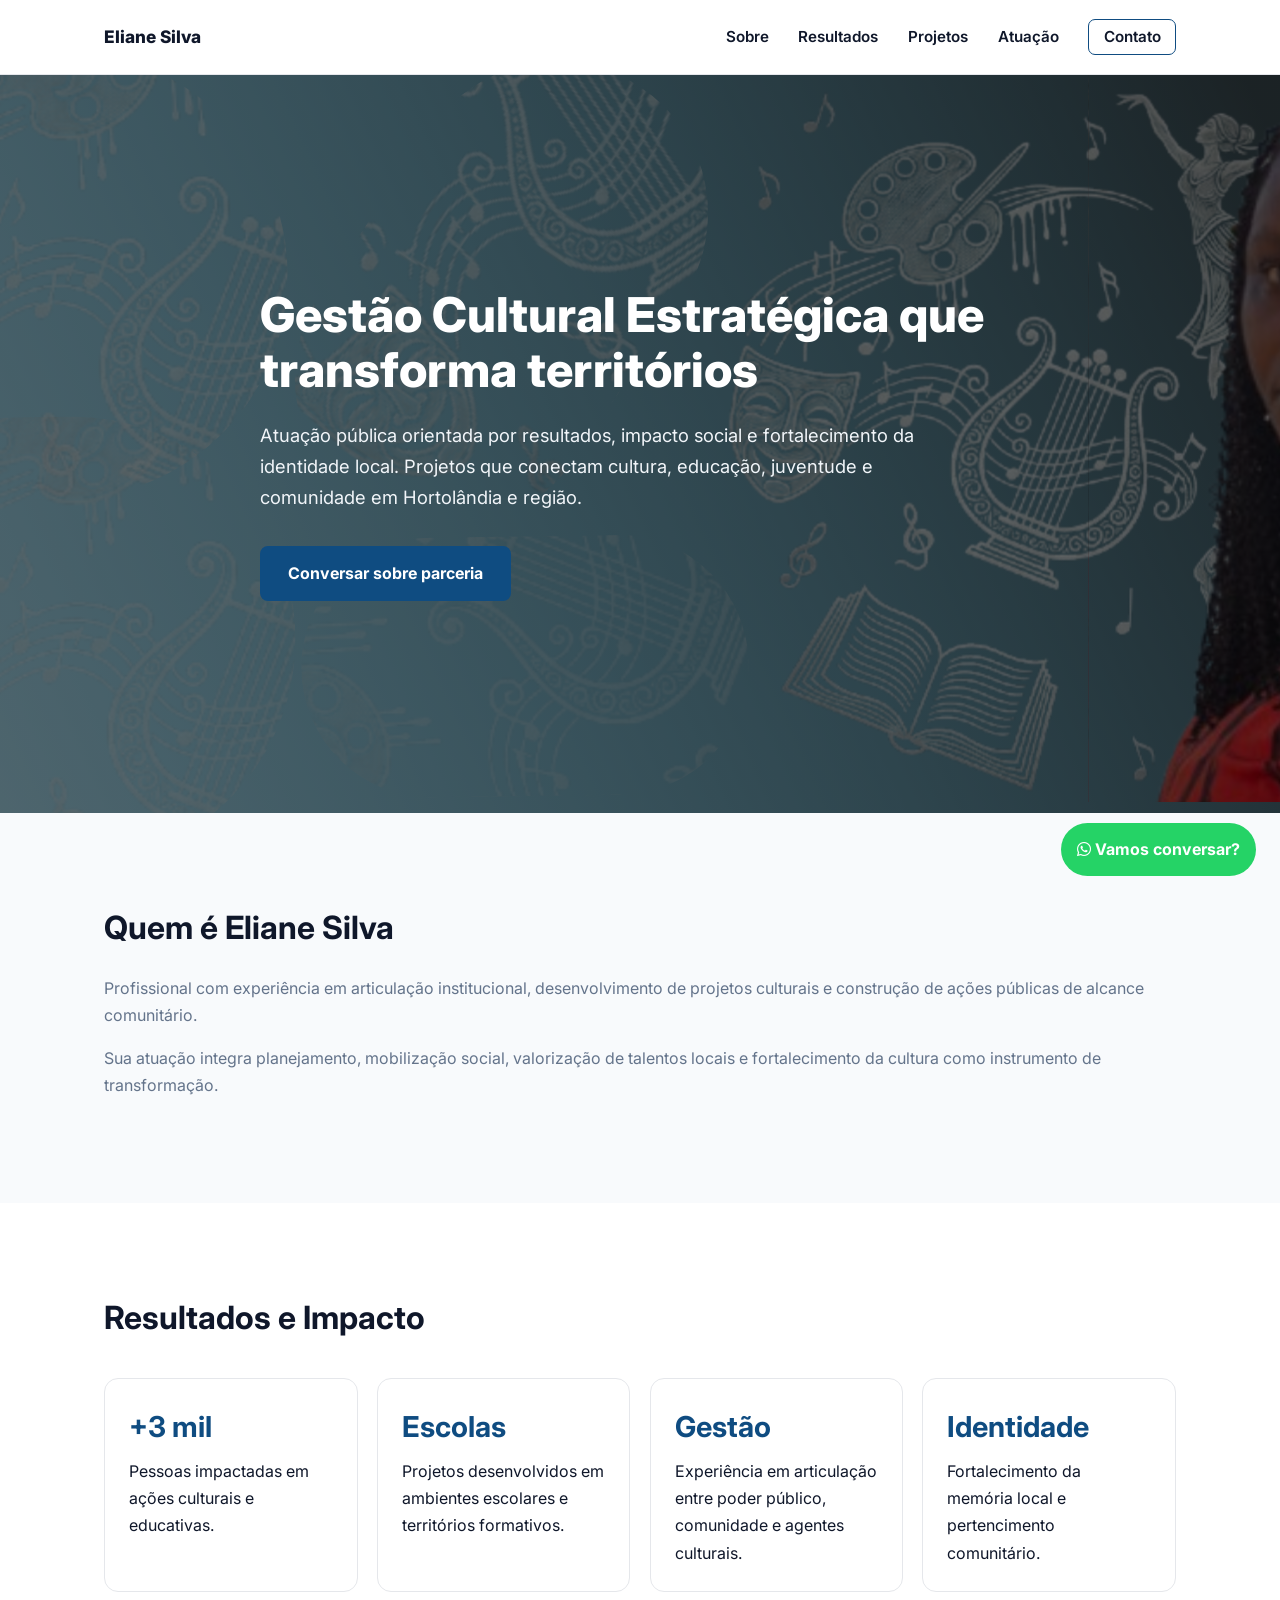
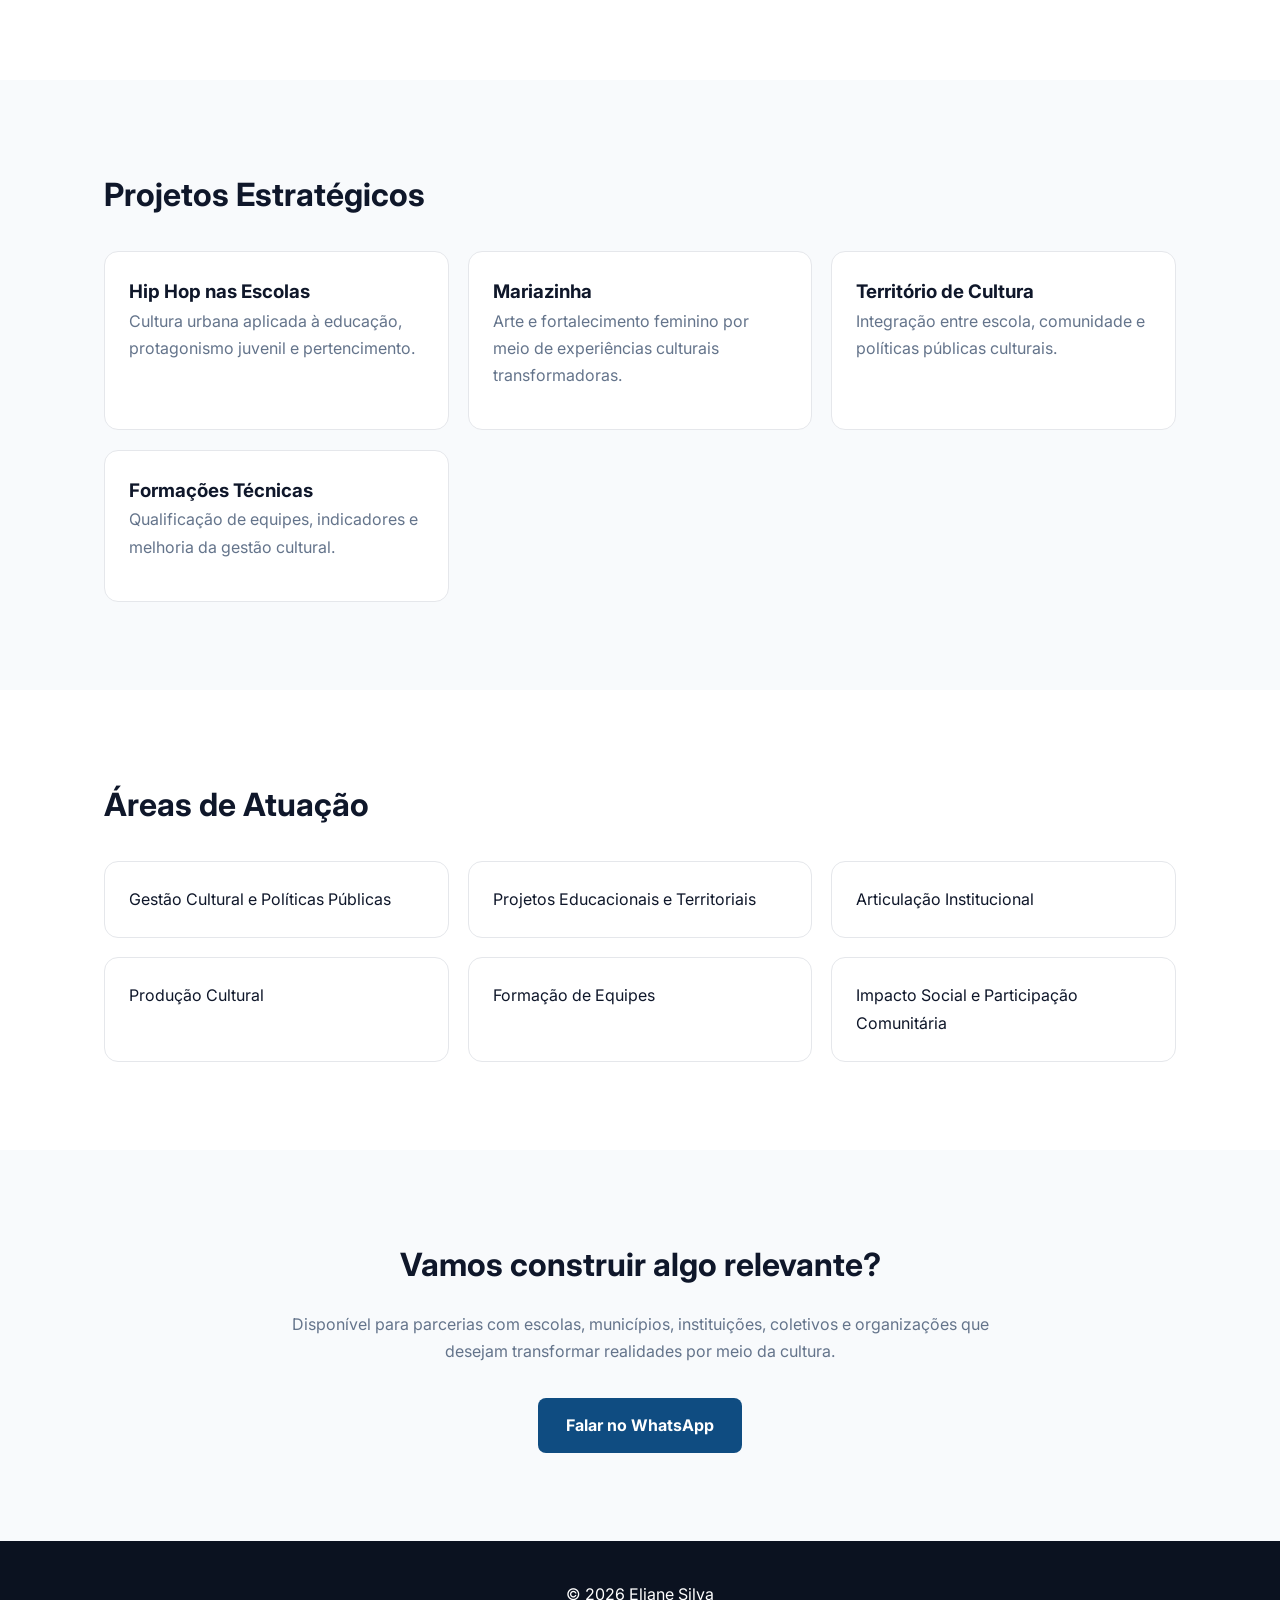
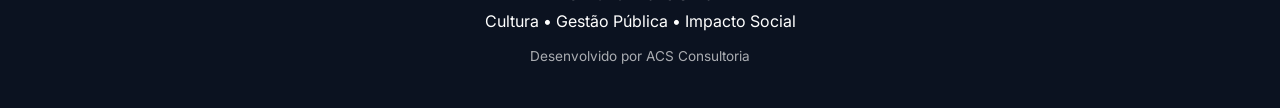
<file: index.html>
<!DOCTYPE html>
<html lang="pt-BR">
<head>
<meta charset="UTF-8" />
<meta name="viewport" content="width=device-width, initial-scale=1.0" />
<link rel="stylesheet" href="https://cdnjs.cloudflare.com/ajax/libs/font-awesome/6.5.1/css/all.min.css" />
<link href="https://fonts.googleapis.com/css2?family=Inter:wght@300;400;500;600;700;800&display=swap" rel="stylesheet">

<title>Eliane Silva | Gestão Cultural Estratégica e Transformação Social</title>

<meta name="description" content="Eliane Silva atua com gestão cultural estratégica, articulação institucional e desenvolvimento de projetos públicos de impacto social em Hortolândia e região.">

<style>
:root{
--dark-bg:#0b1220;
--light-bg:#f8fafc;
--white:#ffffff;
--text-dark:#0f172a;
--text-light:#e5e7eb;
--text-muted:#64748b;
--accent:#0f4c81;
--border:#e5e7eb;
}

*{margin:0;padding:0;box-sizing:border-box;}

body{
font-family:"Inter",sans-serif;
background:var(--light-bg);
color:var(--text-dark);
line-height:1.7;
}

.container{
max-width:1120px;
margin:auto;
padding:0 1.5rem;
}

.header{
background:#fff;
border-bottom:1px solid var(--border);
position:sticky;
top:0;
z-index:999;
}

.header-inner{
display:flex;
justify-content:space-between;
align-items:center;
height:74px;
}

.brand{
font-weight:800;
font-size:1.08rem;
}

.nav a{
text-decoration:none;
margin-left:1.6rem;
color:var(--text-dark);
font-weight:600;
font-size:.95rem;
}

.nav-cta{
border:1px solid var(--accent);
padding:.45rem .9rem;
border-radius:7px;
}

.hero{
background:
linear-gradient(rgba(0,0,0,.55),rgba(0,0,0,.55)),
url("src/PortifolioES.svg") center/cover no-repeat;
min-height:82vh;
display:flex;
align-items:center;
color:#fff;
padding:6rem 0;
}

.hero h1{
font-size:3rem;
line-height:1.15;
max-width:760px;
margin-bottom:1.4rem;
font-weight:800;
}

.hero p{
font-size:1.15rem;
max-width:720px;
margin-bottom:2rem;
color:#f1f5f9;
}

.btn-primary{
display:inline-block;
background:var(--accent);
color:#fff;
padding:14px 28px;
border-radius:8px;
text-decoration:none;
font-weight:700;
}

.section{
padding:5.5rem 0;
}

.section h2{
font-size:2rem;
margin-bottom:1.2rem;
}

.section p{
color:var(--text-muted);
margin-bottom:1rem;
}

.grid{
display:grid;
grid-template-columns:repeat(auto-fit,minmax(240px,1fr));
gap:1.2rem;
margin-top:2rem;
}

.card{
background:#fff;
border:1px solid var(--border);
border-radius:14px;
padding:1.5rem;
}

.card strong{
display:block;
font-size:1.8rem;
margin-bottom:.4rem;
color:var(--accent);
}

.lista{
display:grid;
grid-template-columns:repeat(auto-fit,minmax(280px,1fr));
gap:1.2rem;
margin-top:1.8rem;
}

.item{
background:#fff;
padding:1.5rem;
border-radius:14px;
border:1px solid var(--border);
}

.footer{
background:var(--dark-bg);
color:#fff;
padding:2.5rem 0;
text-align:center;
}

.whatsapp-float{
position:fixed;
right:24px;
bottom:24px;
background:#25d366;
color:#fff;
padding:.8rem 1rem;
border-radius:999px;
text-decoration:none;
font-weight:700;
z-index:999;
}

@media(max-width:768px){
.nav{display:none;}
.hero h1{font-size:2.1rem;}
.hero p{font-size:1rem;}
}
</style>
</head>

<body>

<header class="header">
<div class="container header-inner">

<div class="brand">Eliane Silva</div>

<nav class="nav">
<a href="#sobre">Sobre</a>
<a href="#resultados">Resultados</a>
<a href="#projetos">Projetos</a>
<a href="#atuacao">Atuação</a>
<a href="#contato" class="nav-cta">Contato</a>
</nav>

</div>
</header>

<main>

<section class="hero">
<div class="container">

<h1>Gestão Cultural Estratégica que transforma territórios</h1>

<p>
Atuação pública orientada por resultados, impacto social e fortalecimento da identidade local.
Projetos que conectam cultura, educação, juventude e comunidade em Hortolândia e região.
</p>

<a href="#contato" class="btn-primary">
Conversar sobre parceria
</a>

</div>
</section>

<section class="section" id="sobre">
<div class="container">

<h2>Quem é Eliane Silva</h2>

<p>
Profissional com experiência em articulação institucional, desenvolvimento de projetos culturais
e construção de ações públicas de alcance comunitário.
</p>

<p>
Sua atuação integra planejamento, mobilização social, valorização de talentos locais
e fortalecimento da cultura como instrumento de transformação.
</p>

</div>
</section>

<section class="section" id="resultados" style="background:#fff;">
<div class="container">

<h2>Resultados e Impacto</h2>

<div class="grid">

<div class="card">
<strong>+3 mil</strong>
Pessoas impactadas em ações culturais e educativas.
</div>

<div class="card">
<strong>Escolas</strong>
Projetos desenvolvidos em ambientes escolares e territórios formativos.
</div>

<div class="card">
<strong>Gestão</strong>
Experiência em articulação entre poder público, comunidade e agentes culturais.
</div>

<div class="card">
<strong>Identidade</strong>
Fortalecimento da memória local e pertencimento comunitário.
</div>

</div>
</div>
</section>

<section class="section" id="projetos">
<div class="container">

<h2>Projetos Estratégicos</h2>

<div class="lista">

<div class="item">
<h3>Hip Hop nas Escolas</h3>
<p>Cultura urbana aplicada à educação, protagonismo juvenil e pertencimento.</p>
</div>

<div class="item">
<h3>Mariazinha</h3>
<p>Arte e fortalecimento feminino por meio de experiências culturais transformadoras.</p>
</div>

<div class="item">
<h3>Território de Cultura</h3>
<p>Integração entre escola, comunidade e políticas públicas culturais.</p>
</div>

<div class="item">
<h3>Formações Técnicas</h3>
<p>Qualificação de equipes, indicadores e melhoria da gestão cultural.</p>
</div>

</div>
</div>
</section>

<section class="section" id="atuacao" style="background:#fff;">
<div class="container">

<h2>Áreas de Atuação</h2>

<div class="lista">

<div class="item">Gestão Cultural e Políticas Públicas</div>
<div class="item">Projetos Educacionais e Territoriais</div>
<div class="item">Articulação Institucional</div>
<div class="item">Produção Cultural</div>
<div class="item">Formação de Equipes</div>
<div class="item">Impacto Social e Participação Comunitária</div>

</div>
</div>
</section>

<section class="section" id="contato">
<div class="container" style="text-align:center;">

<h2>Vamos construir algo relevante?</h2>

<p style="max-width:720px;margin:0 auto 2rem;">
Disponível para parcerias com escolas, municípios, instituições,
coletivos e organizações que desejam transformar realidades por meio da cultura.
</p>

<a href="https://wa.me/5519997172441" class="btn-primary" target="_blank">
Falar no WhatsApp
</a>

</div>
</section>

</main>

<footer class="footer">
<div class="container">

<p>© 2026 Eliane Silva</p>
<p>Cultura • Gestão Pública • Impacto Social</p>
<p style="opacity:.65;font-size:.85rem;margin-top:10px;">Desenvolvido por ACS Consultoria</p>

</div>
</footer>

<a href="https://wa.me/5519997172441" class="whatsapp-float" target="_blank">
<i class="fab fa-whatsapp"></i> Vamos conversar?
</a>

</body>
</html>
</file>
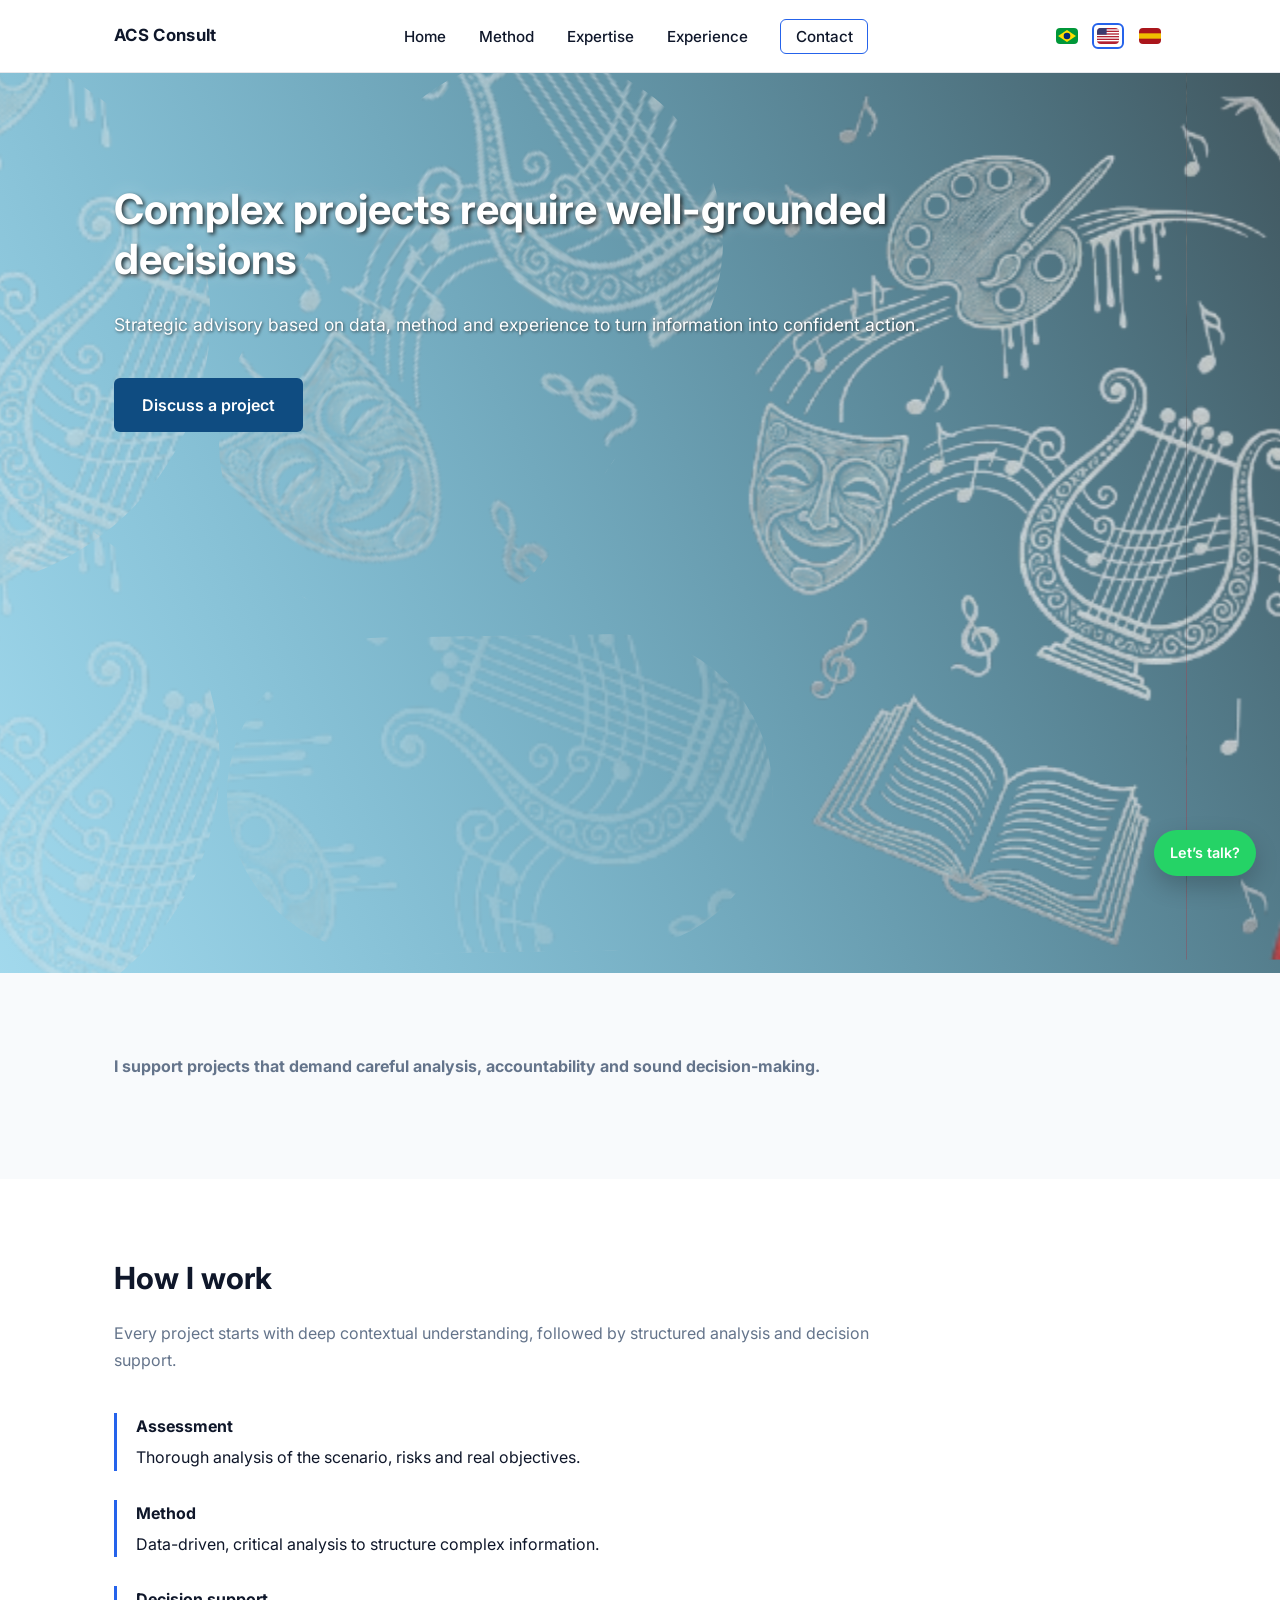
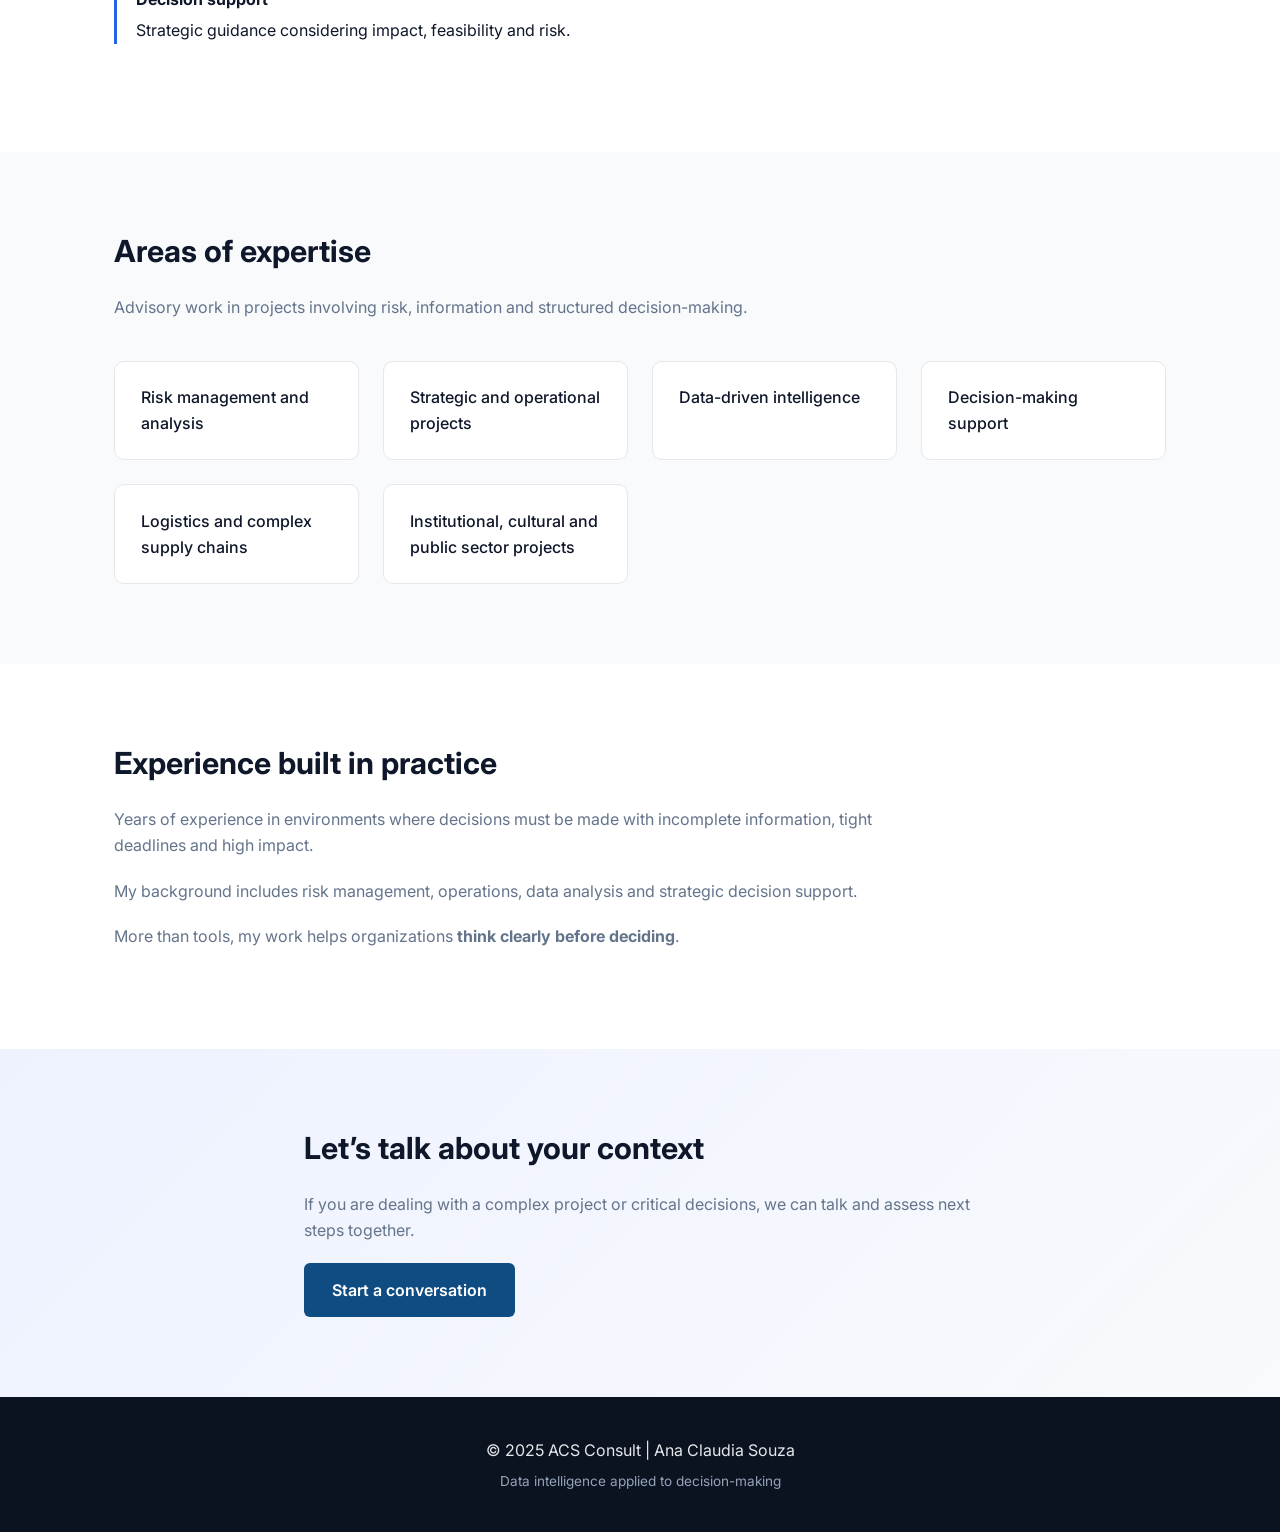
<file: en/index.html>
<!DOCTYPE html>
<html lang="en">
<head>
  <meta charset="UTF-8" />
  <meta name="viewport" content="width=device-width, initial-scale=1.0" />

  <!-- Icons -->
  <link
    rel="stylesheet"
    href="https://cdnjs.cloudflare.com/ajax/libs/font-awesome/6.5.1/css/all.min.css"
  />

  <!-- Favicon -->
  <link rel="icon" type="image/x-icon" href="../src/icon/favicon.ico">

  <title>ACS Consult | Data Intelligence for Critical Decisions</title>
  <meta name="description"
    content="ACS Consult provides data intelligence and strategic advisory for operational and strategic decision-making in complex environments.">

  <!-- Open Graph -->
  <meta property="og:title" content="ACS Consult | Data Intelligence for Critical Decisions">
  <meta property="og:description" content="Strategic decisions guided by reliable data, at the right time.">
  <meta property="og:type" content="website">

  <!-- Fonts -->
  <link rel="preconnect" href="https://fonts.googleapis.com">
  <link rel="preconnect" href="https://fonts.gstatic.com" crossorigin>
  <link href="https://fonts.googleapis.com/css2?family=Inter:wght@300;400;500;600;700&display=swap" rel="stylesheet">

  <!-- CSS -->
  <link rel="stylesheet" href="../style.css">
</head>

<body>

<!-- HEADER -->
<header class="header">
  <div class="container header-inner">
    <div class="brand">ACS Consult</div>

    <!-- NAV DESKTOP -->
    <nav class="nav">
      <a href="#home">Home</a>
      <a href="#metodo">Method</a>
      <a href="#atuacao">Expertise</a>
      <a href="#experiencia">Experience</a>
      <a href="#contato" class="nav-cta">Contact</a>
    </nav>

    <!-- LANGUAGE SWITCH -->
    <div class="lang-switch">
      <a href="../index.html" aria-label="Portuguese">
        <img src="../src/icon/br.svg" alt="Português">
      </a>

      <a href="../en/index.html" class="active-lang" aria-label="English">
        <img src="../src/icon/usa.svg" alt="English">
      </a>

      <a href="../es/index.html" aria-label="Spanish">
        <img src="../src/icon/es.svg" alt="Español">
      </a>
    </div>

    <!-- HAMBURGER -->
    <button
      id="mobileMenuToggle"
      class="hamburger"
      aria-label="Open menu"
      aria-expanded="false"
    >
      ☰
    </button>
  </div>
</header>

<!-- NAV MOBILE -->
<nav id="mobileNav" class="mobile-nav" aria-hidden="true">
  <a href="#home">Home</a>
  <a href="#metodo">Method</a>
  <a href="#atuacao">Expertise</a>
  <a href="#experiencia">Experience</a>
  <a href="#contato">Contact</a>
</nav>

<main id="home">

<!-- HERO -->
<section class="hero">
  <div class="hero-overlay"></div>

  <div class="container">
    <div class="hero-content">
      <h1>Complex projects require well-grounded decisions</h1>

      <p>
        Strategic advisory based on data, method and experience
        to turn information into confident action.
      </p>

      <a href="#contato" class="btn-primary">
        Discuss a project
      </a>
    </div>
  </div>
</section>

<!-- SUPPORT -->
<section class="section apoio">
  <div class="container">
    <p><strong>
      I support projects that demand careful analysis,
      accountability and sound decision-making.
    </strong></p>
  </div>
</section>

<!-- METHOD -->
<section class="section metodo" id="metodo">
  <div class="container">
    <h2>How I work</h2>

    <p>
      Every project starts with deep contextual understanding,
      followed by structured analysis and decision support.
    </p>

    <ul class="metodo-lista">
      <li>
        <strong>Assessment</strong>
        Thorough analysis of the scenario, risks and real objectives.
      </li>

      <li>
        <strong>Method</strong>
        Data-driven, critical analysis to structure complex information.
      </li>

      <li>
        <strong>Decision support</strong>
        Strategic guidance considering impact, feasibility and risk.
      </li>
    </ul>
  </div>
</section>

<!-- EXPERTISE -->
<section class="section atuacao" id="atuacao">
  <div class="container">
    <h2>Areas of expertise</h2>

    <p>
      Advisory work in projects involving risk,
      information and structured decision-making.
    </p>

    <ul class="atuacao-lista">
      <li>Risk management and analysis</li>
      <li>Strategic and operational projects</li>
      <li>Data-driven intelligence</li>
      <li>Decision-making support</li>
      <li>Logistics and complex supply chains</li>
      <li>Institutional, cultural and public sector projects</li>
    </ul>
  </div>
</section>

<!-- EXPERIENCE -->
<section class="section experiencia" id="experiencia">
  <div class="container">
    <h2>Experience built in practice</h2>

    <p>
      Years of experience in environments where decisions must be made
      with incomplete information, tight deadlines and high impact.
    </p>

    <p>
      My background includes risk management, operations,
      data analysis and strategic decision support.
    </p>

    <p>
      More than tools, my work helps organizations
      <strong>think clearly before deciding</strong>.
    </p>
  </div>
</section>

<!-- CONTACT -->
<section class="section contato" id="contato">
  <div class="container contato-box">
    <h2>Let’s talk about your context</h2>

    <p>
      If you are dealing with a complex project or critical decisions,
      we can talk and assess next steps together.
    </p>

    <a
      href="https://wa.me/5511996232846?text=Hello%2C%20I%20visited%20your%20website%20and%20would%20like%20to%20talk%20about%20a%20possible%20project."
      class="btn-primary"
      target="_blank"
    >
      Start a conversation
    </a>
  </div>
</section>

</main>

<!-- FOOTER -->
<footer class="footer">
  <div class="container footer-inner">
    <p>© 2025 ACS Consult | Ana Claudia Souza</p>
    <p class="footer-small">Data intelligence applied to decision-making</p>
  </div>
</footer>

<!-- WHATSAPP FLOAT -->
<a
  href="https://wa.me/5511996232846?text=Hello%2C%20I%20visited%20your%20website%20and%20would%20like%20to%20talk%20about%20a%20possible%20project."
  class="whatsapp-float"
  target="_blank"
  aria-label="Chat on WhatsApp"
>
  <span class="whatsapp-text">Let’s talk?</span>
</a>

<!-- JS -->
<script src="../script.js"></script>

</body>
</html>
</file>
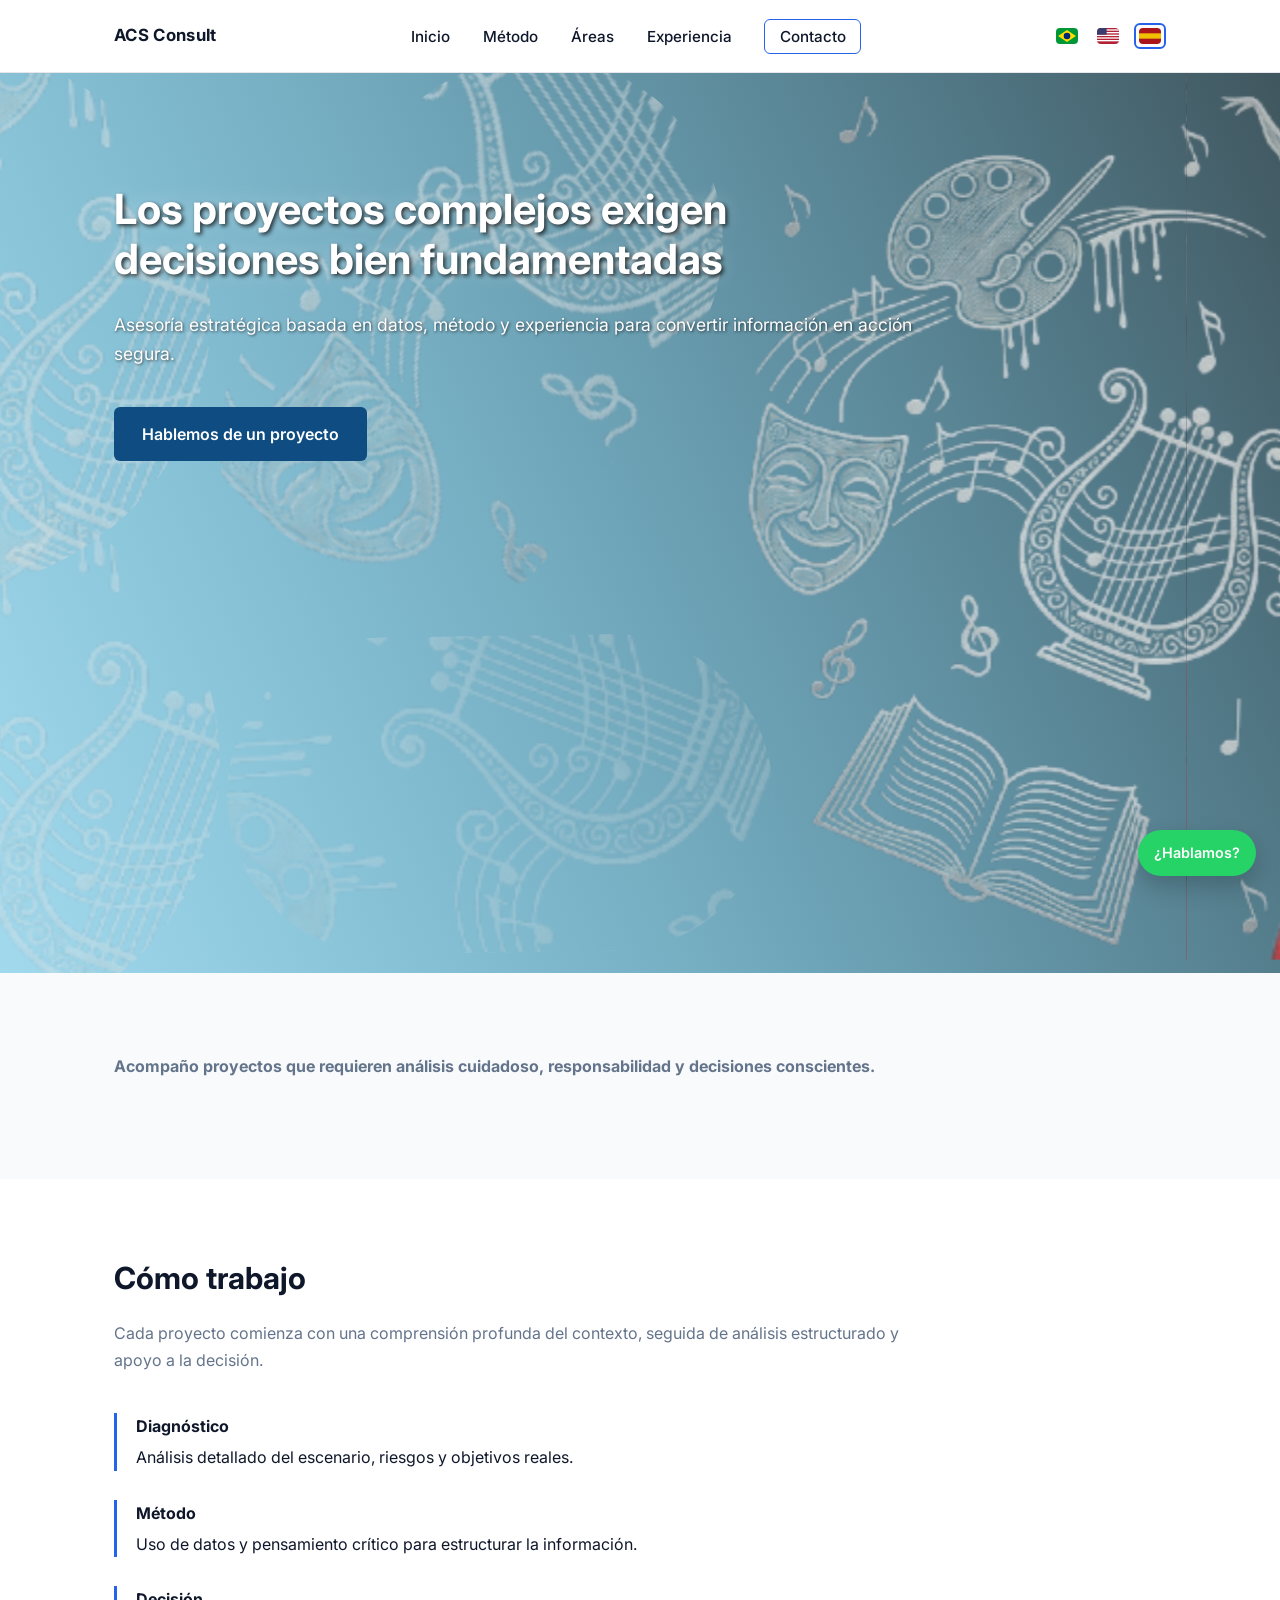
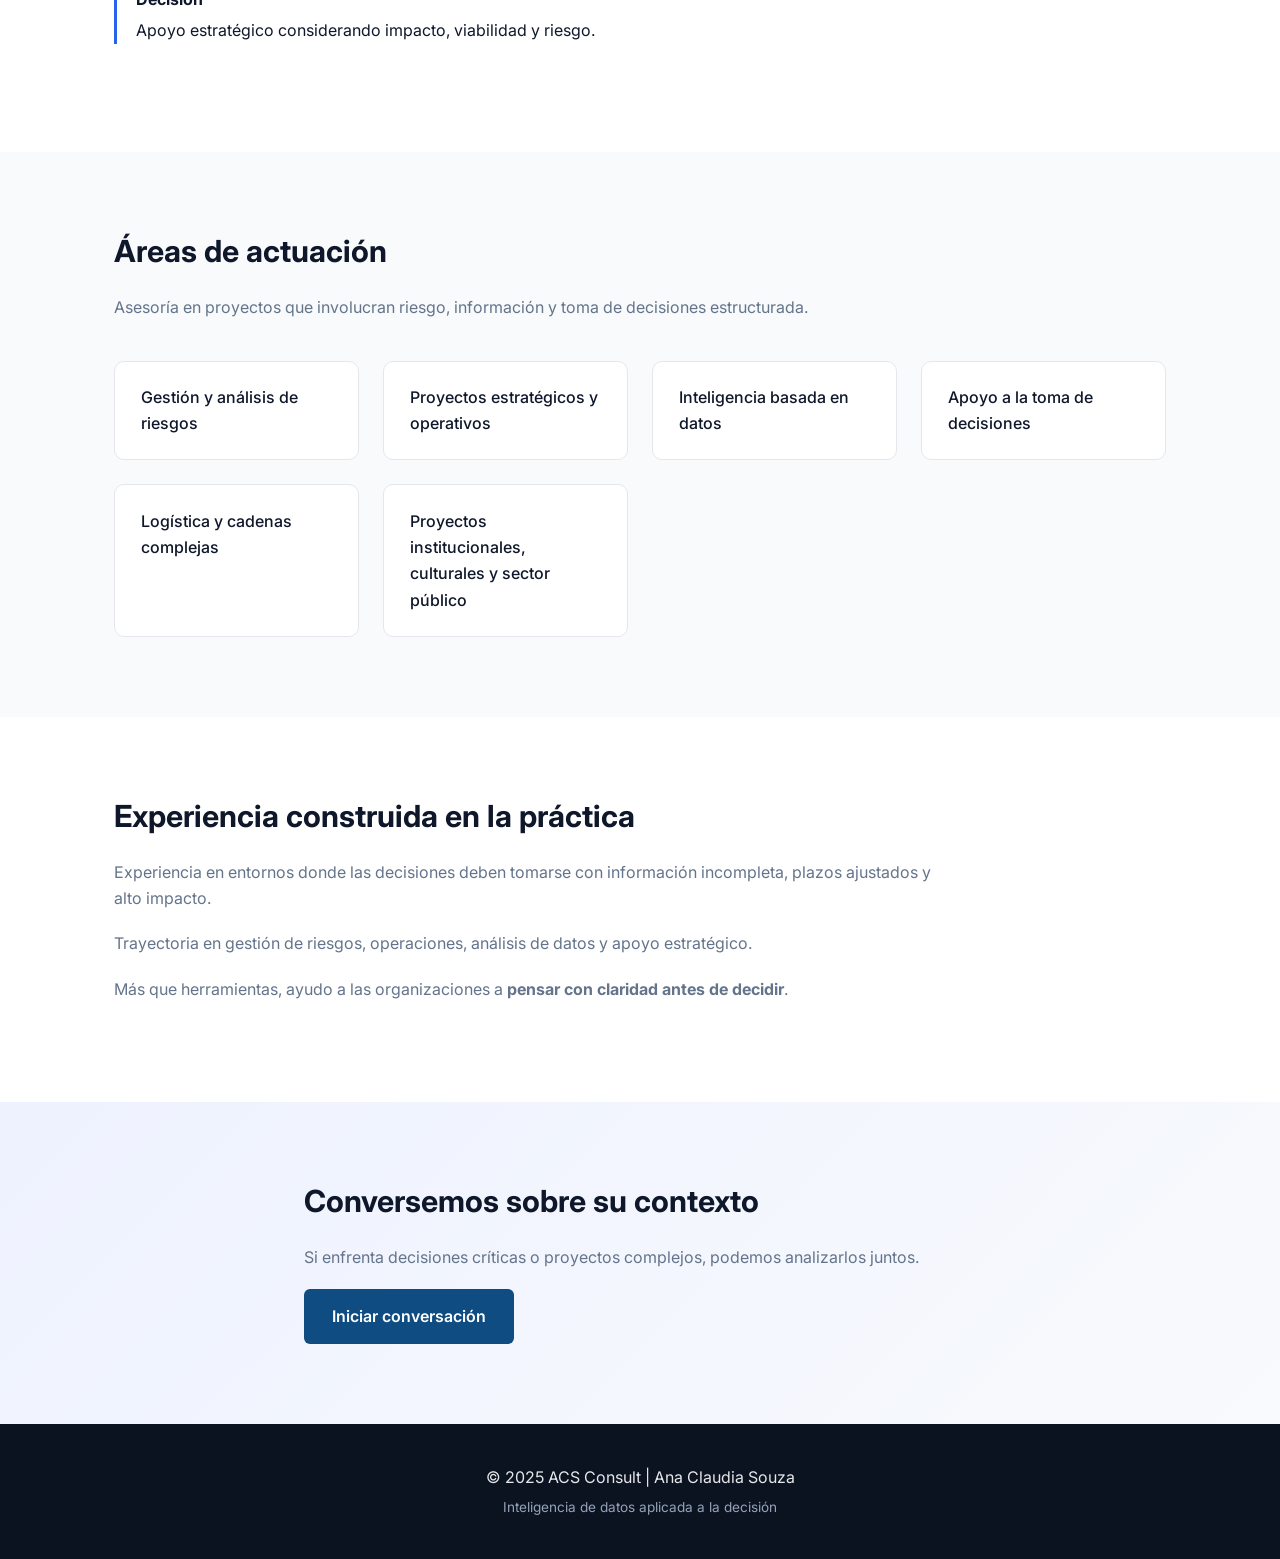
<file: es/index.html>
<!DOCTYPE html>
<html lang="es">
<head>
  <meta charset="UTF-8" />
  <meta name="viewport" content="width=device-width, initial-scale=1.0" />

  <!-- Icons -->
  <link
    rel="stylesheet"
    href="https://cdnjs.cloudflare.com/ajax/libs/font-awesome/6.5.1/css/all.min.css"
  />

  <!-- Favicon -->
  <link rel="icon" type="image/x-icon" href="../src/icon/favicon.ico">

  <title>ACS Consult | Inteligencia de Datos para Decisiones Críticas</title>
  <meta name="description"
    content="ACS Consult ofrece consultoría en inteligencia de datos para la toma de decisiones estratégicas y operativas en entornos complejos.">

  <!-- Open Graph -->
  <meta property="og:title" content="ACS Consult | Inteligencia de Datos para Decisiones Críticas">
  <meta property="og:description" content="Decisiones estratégicas basadas en datos confiables, en el momento adecuado.">
  <meta property="og:type" content="website">

  <!-- Fonts -->
  <link rel="preconnect" href="https://fonts.googleapis.com">
  <link rel="preconnect" href="https://fonts.gstatic.com" crossorigin>
  <link href="https://fonts.googleapis.com/css2?family=Inter:wght@300;400;500;600;700&display=swap" rel="stylesheet">

  <!-- CSS -->
  <link rel="stylesheet" href="../style.css">
</head>

<body>

<!-- HEADER -->
<header class="header">
  <div class="container header-inner">
    <div class="brand">ACS Consult</div>

    <!-- NAV DESKTOP -->
    <nav class="nav">
      <a href="#home">Inicio</a>
      <a href="#metodo">Método</a>
      <a href="#atuacao">Áreas</a>
      <a href="#experiencia">Experiencia</a>
      <a href="#contato" class="nav-cta">Contacto</a>
    </nav>

    <!-- LANGUAGE SWITCH -->
    <div class="lang-switch">
      <a href="../index.html" aria-label="Portuguese">
        <img src="../src/icon/br.svg" alt="Português">
      </a>

      <a href="../en/index.html" aria-label="Inglés">
        <img src="../src/icon/usa.svg" alt="English">
      </a>

      <a href="../es/index.html" class="active-lang" aria-label="Español">
        <img src="../src/icon/es.svg" alt="Español">
      </a>
    </div>

    <!-- HAMBURGER -->
    <button
      id="mobileMenuToggle"
      class="hamburger"
      aria-label="Abrir menú"
      aria-expanded="false"
    >
      ☰
    </button>
  </div>
</header>

<!-- NAV MOBILE -->
<nav id="mobileNav" class="mobile-nav" aria-hidden="true">
  <a href="#home">Inicio</a>
  <a href="#metodo">Método</a>
  <a href="#atuacao">Áreas</a>
  <a href="#experiencia">Experiencia</a>
  <a href="#contato">Contacto</a>
</nav>

<main id="home">

<!-- HERO -->
<section class="hero">
  <div class="hero-overlay"></div>

  <div class="container">
    <div class="hero-content">
      <h1>Los proyectos complejos exigen decisiones bien fundamentadas</h1>

      <p>
        Asesoría estratégica basada en datos, método y experiencia
        para convertir información en acción segura.
      </p>

      <a href="#contato" class="btn-primary">
        Hablemos de un proyecto
      </a>
    </div>
  </div>
</section>

<!-- APOYO -->
<section class="section apoio">
  <div class="container">
    <p><strong>
      Acompaño proyectos que requieren análisis cuidadoso,
      responsabilidad y decisiones conscientes.
    </strong></p>
  </div>
</section>

<!-- METODO -->
<section class="section metodo" id="metodo">
  <div class="container">
    <h2>Cómo trabajo</h2>

    <p>
      Cada proyecto comienza con una comprensión profunda del contexto,
      seguida de análisis estructurado y apoyo a la decisión.
    </p>

    <ul class="metodo-lista">
      <li>
        <strong>Diagnóstico</strong>
        Análisis detallado del escenario, riesgos y objetivos reales.
      </li>

      <li>
        <strong>Método</strong>
        Uso de datos y pensamiento crítico para estructurar la información.
      </li>

      <li>
        <strong>Decisión</strong>
        Apoyo estratégico considerando impacto, viabilidad y riesgo.
      </li>
    </ul>
  </div>
</section>

<!-- AREAS -->
<section class="section atuacao" id="atuacao">
  <div class="container">
    <h2>Áreas de actuación</h2>

    <p>
      Asesoría en proyectos que involucran riesgo,
      información y toma de decisiones estructurada.
    </p>

    <ul class="atuacao-lista">
      <li>Gestión y análisis de riesgos</li>
      <li>Proyectos estratégicos y operativos</li>
      <li>Inteligencia basada en datos</li>
      <li>Apoyo a la toma de decisiones</li>
      <li>Logística y cadenas complejas</li>
      <li>Proyectos institucionales, culturales y sector público</li>
    </ul>
  </div>
</section>

<!-- EXPERIENCIA -->
<section class="section experiencia" id="experiencia">
  <div class="container">
    <h2>Experiencia construida en la práctica</h2>

    <p>
      Experiencia en entornos donde las decisiones deben tomarse
      con información incompleta, plazos ajustados y alto impacto.
    </p>

    <p>
      Trayectoria en gestión de riesgos, operaciones,
      análisis de datos y apoyo estratégico.
    </p>

    <p>
      Más que herramientas, ayudo a las organizaciones a
      <strong>pensar con claridad antes de decidir</strong>.
    </p>
  </div>
</section>

<!-- CONTACTO -->
<section class="section contato" id="contato">
  <div class="container contato-box">
    <h2>Conversemos sobre su contexto</h2>

    <p>
      Si enfrenta decisiones críticas o proyectos complejos,
      podemos analizarlos juntos.
    </p>

    <a
      href="https://wa.me/5511996232846?text=Hola%2C%20vi%20su%20sitio%20web%20y%20me%20gustaría%20hablar%20sobre%20un%20posible%20proyecto."
      class="btn-primary"
      target="_blank"
    >
      Iniciar conversación
    </a>
  </div>
</section>

</main>

<!-- FOOTER -->
<footer class="footer">
  <div class="container footer-inner">
    <p>© 2025 ACS Consult | Ana Claudia Souza</p>
    <p class="footer-small">Inteligencia de datos aplicada a la decisión</p>
  </div>
</footer>

<!-- WHATSAPP FLOAT -->
<a
  href="https://wa.me/5511996232846?text=Hola%2C%20vi%20su%20sitio%20web%20y%20me%20gustaría%20hablar%20sobre%20un%20posible%20proyecto."
  class="whatsapp-float"
  target="_blank"
  aria-label="Hablar por WhatsApp"
>
  <span class="whatsapp-text">¿Hablamos?</span>
</a>

<!-- JS -->
<script src="../script.js"></script>

</body>
</html>
</file>
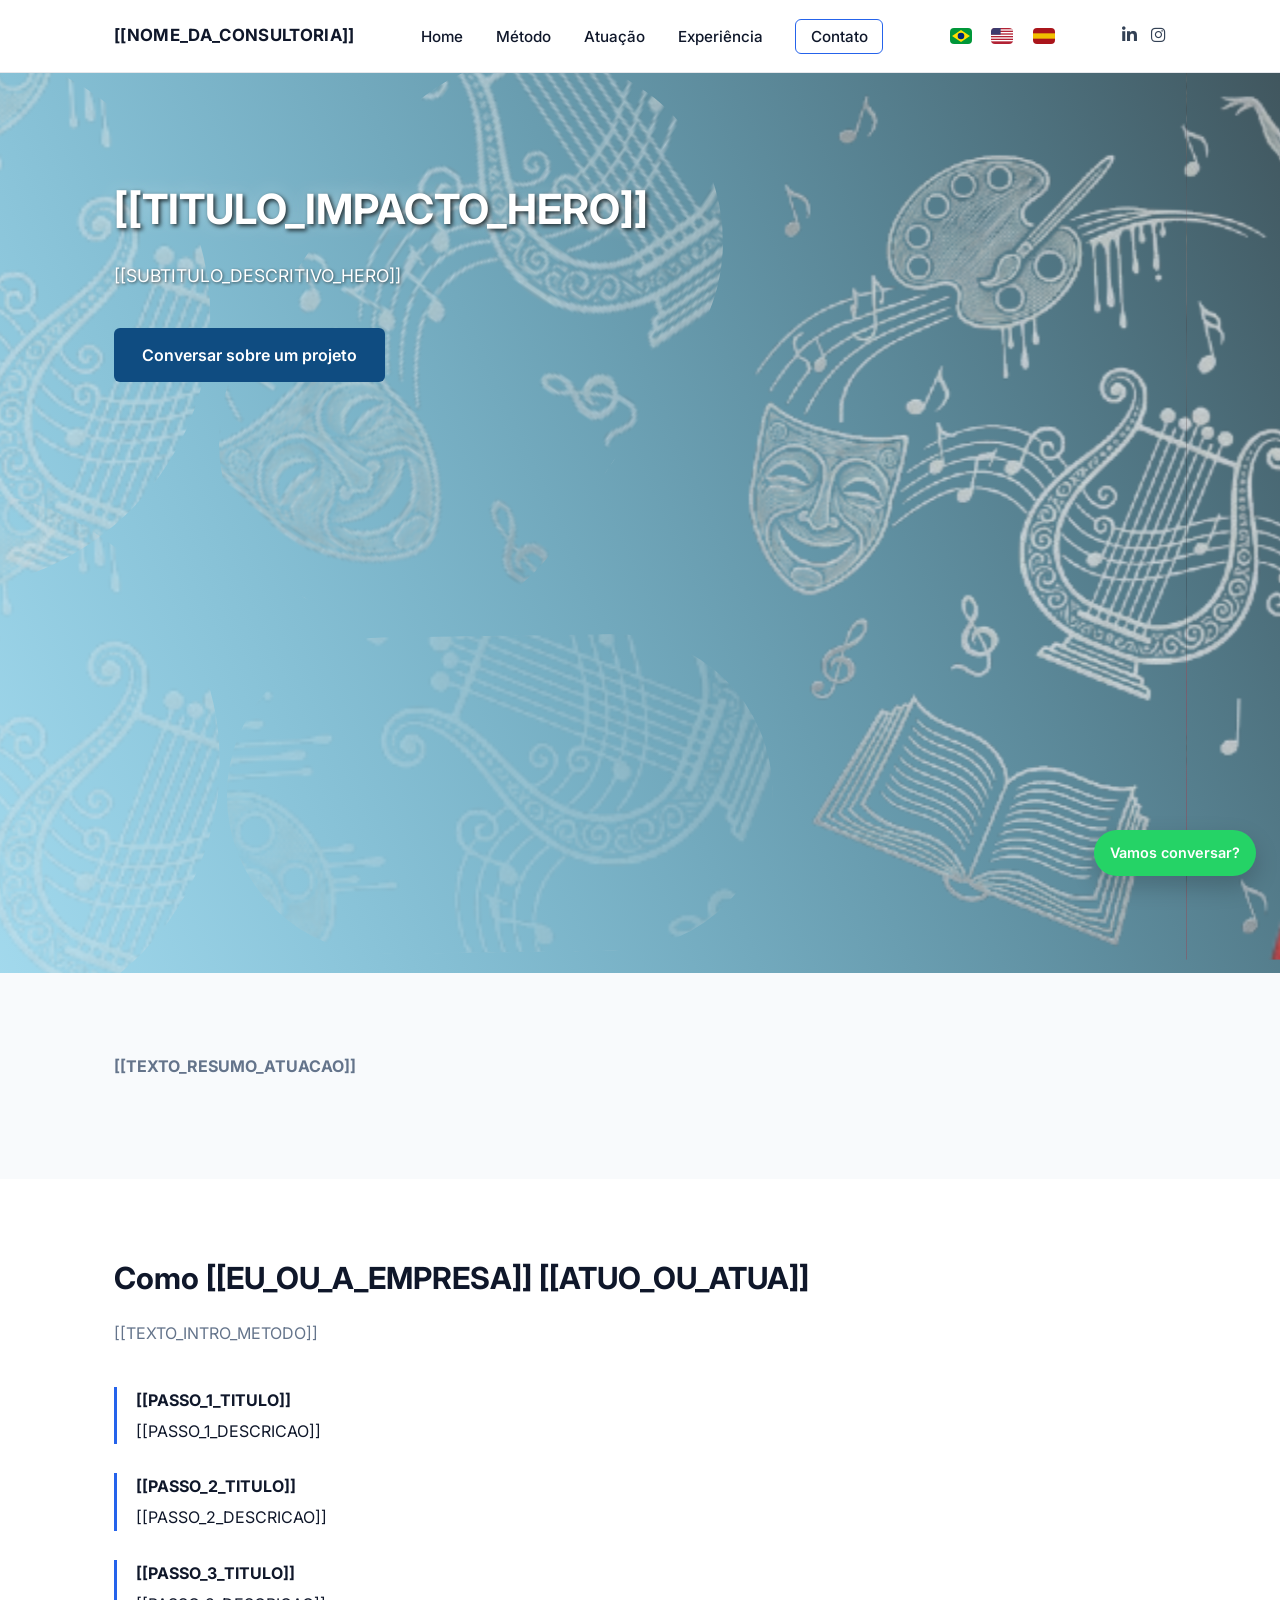
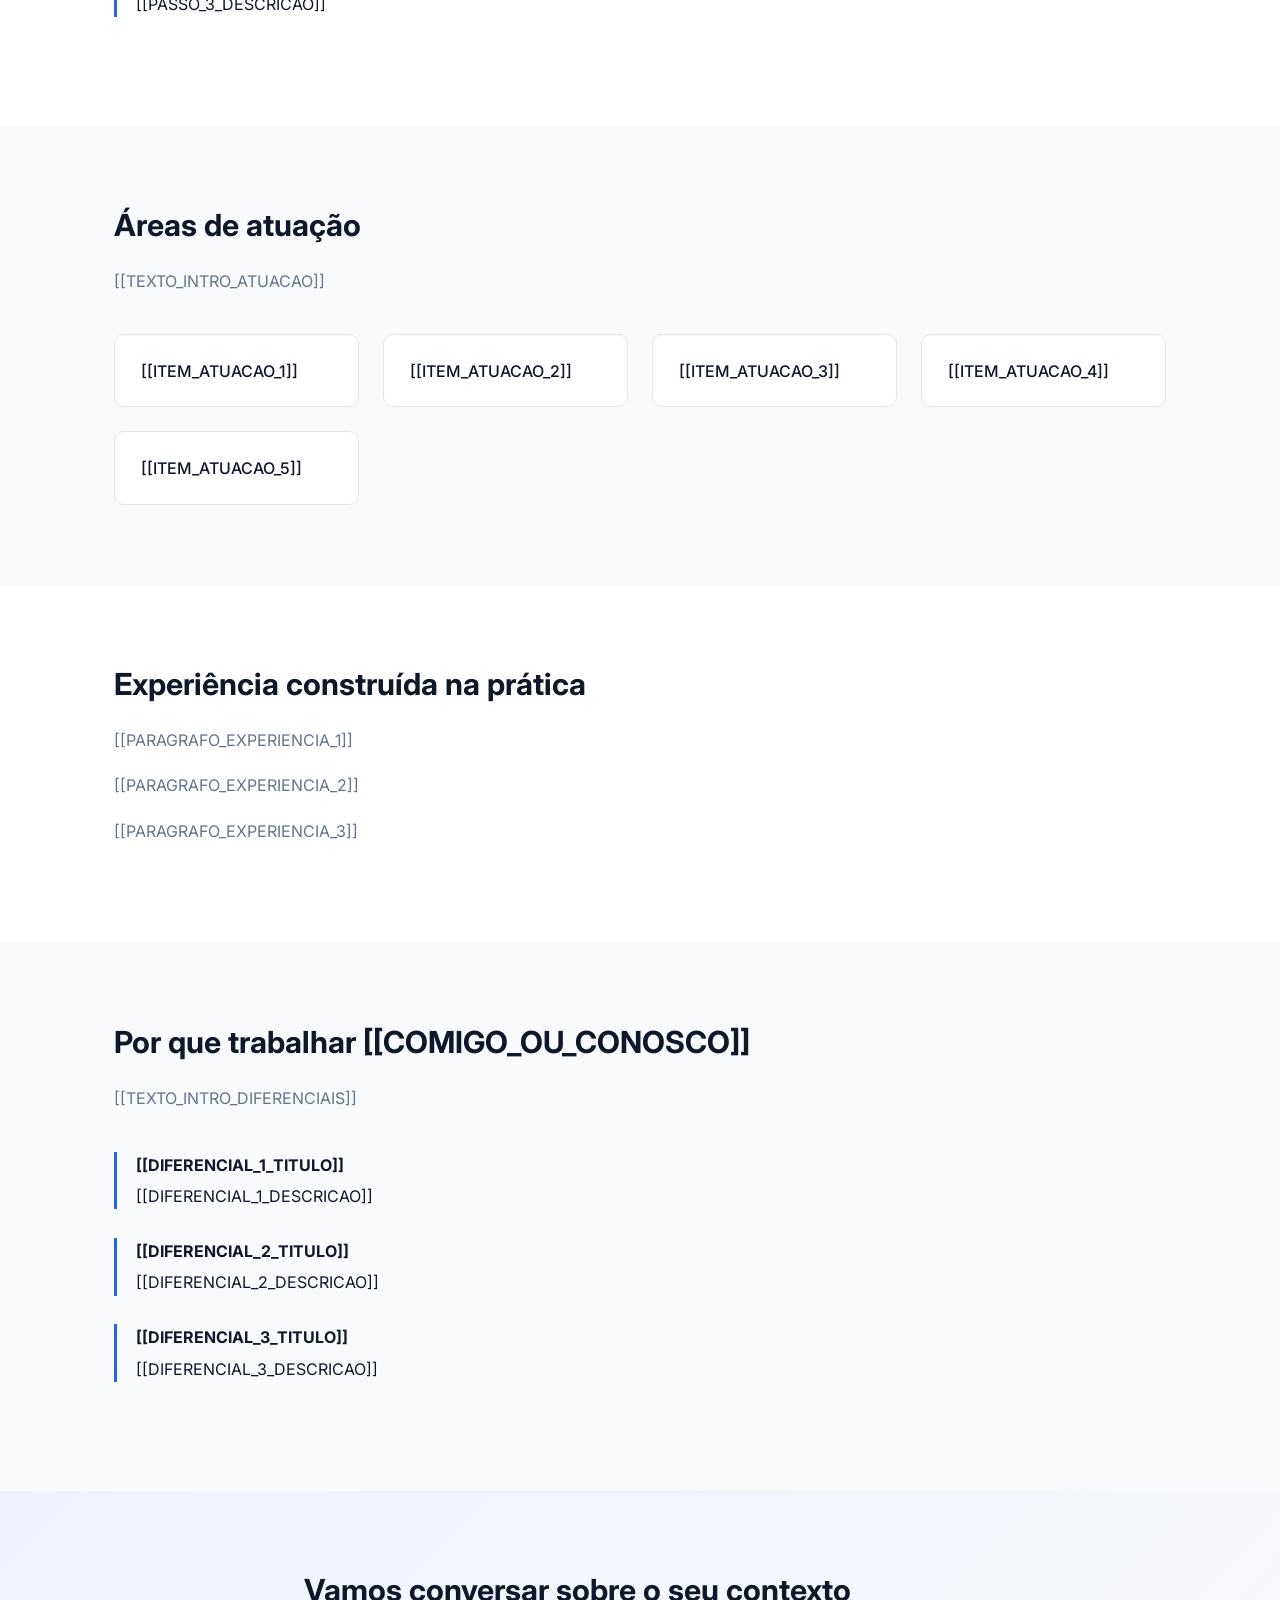
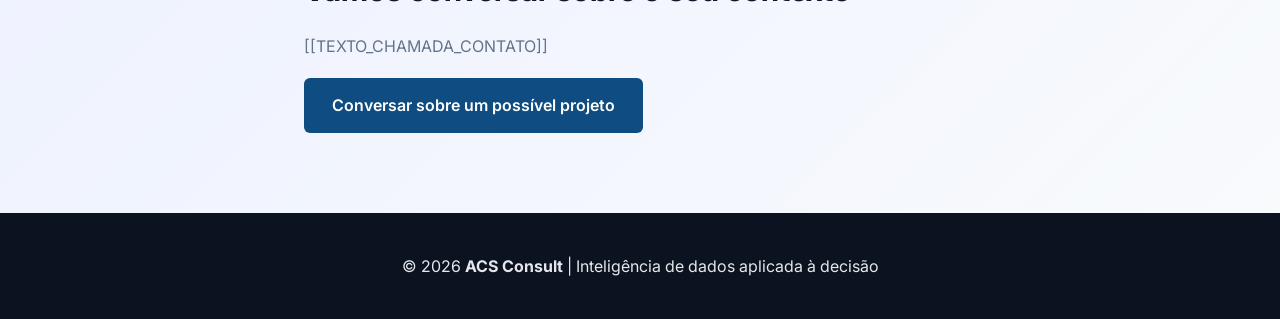
<file: Base Matriz.html>
<!DOCTYPE html>
<html lang="pt-BR">
<head>
  <meta charset="UTF-8" />
  <meta name="viewport" content="width=device-width, initial-scale=1.0" />
  <link rel="stylesheet" href="https://cdnjs.cloudflare.com/ajax/libs/font-awesome/6.5.1/css/all.min.css" />

  <link rel="icon" type="image/x-icon" href="src/icon/favicon.ico">

  <title>[[NOME_DA_CONSULTORIA]] | [[PROPOSTA_DE_VALOR_CURTA]]</title>
  <meta name="description" content="[[DESCRICAO_SEO_DA_EMPRESA]]">

  <meta property="og:title" content="[[NOME_DA_CONSULTORIA]] | [[PROPOSTA_DE_VALOR_CURTA]]">
  <meta property="og:description" content="[[SLOGAN_OU_CHAMADA_REDES_SOCIAIS]]">
  <meta property="og:type" content="website">

  <link rel="preconnect" href="https://fonts.googleapis.com">
  <link rel="preconnect" href="https://fonts.gstatic.com" crossorigin>
  <link href="https://fonts.googleapis.com/css2?family=Inter:wght@300;400;500;600;700&display=swap" rel="stylesheet">

  <link rel="stylesheet" href="style.css">

  <script async src="https://www.googletagmanager.com/gtag/js?id=[[ID_GOOGLE_ANALYTICS]]"></script>
  <script>
    window.dataLayer = window.dataLayer || [];
    function gtag(){dataLayer.push(arguments);}
    gtag('js', new Date());
    gtag('config', '[[ID_GOOGLE_ANALYTICS]]');
  </script>
</head>

<body>

<header class="header">
  <div class="container header-inner">
    <div class="brand">[[NOME_DA_CONSULTORIA]]</div>

    <nav class="nav">
      <a href="#home">Home</a>
      <a href="#metodo">Método</a>
      <a href="#atuacao">Atuação</a>
      <a href="#experiencia">Experiência</a>
      <a href="#contato" class="nav-cta">Contato</a>
    </nav>

    <div class="lang-switch flags">
      <a href="index.html" data-lang="pt" aria-label="Português">
        <img src="src/icon/br.svg" alt="Português">
      </a>
      <a href="en/index.html" data-lang="en" aria-label="English">
        <img src="src/icon/usa.svg" alt="English">
      </a>
      <a href="es/index.html" data-lang="es" aria-label="Español">
        <img src="src/icon/es.svg" alt="Español">
      </a>
    </div>

    <div class="social-header">
      <a href="[[URL_LINKEDIN]]" target="_blank" aria-label="LinkedIn [[NOME_DA_CONSULTORIA]]">
        <i class="fab fa-linkedin-in"></i>
      </a>
      <a href="[[URL_INSTAGRAM]]" target="_blank" aria-label="Instagram [[NOME_DA_CONSULTORIA]]">
        <i class="fab fa-instagram"></i>
      </a>
    </div>

    <button id="mobileMenuToggle" class="hamburger" aria-label="Abrir menu" aria-expanded="false">
      ☰
    </button>
  </div>
</header>

<nav id="mobileNav" class="mobile-nav" aria-hidden="true">
  <a href="#home">Home</a>
  <a href="#metodo">Método</a>
  <a href="#atuacao">Atuação</a>
  <a href="#experiencia">Experiência</a>
  <a href="#contato">Contato</a>
</nav>

<main id="home">

  <section class="hero">
    <div class="hero-overlay"></div>
    <div class="container">
      <div class="hero-content">
        <h1>[[TITULO_IMPACTO_HERO]]</h1>
        <p>[[SUBTITULO_DESCRITIVO_HERO]]</p>
        <a href="#contato" class="btn-primary" onclick="gtag('event', 'cta_contato', { event_category: 'engajamento', event_label: 'Hero - Conversar sobre projeto' });">
          Conversar sobre um projeto
        </a>
      </div>
    </div>
  </section>

  <section class="section apoio">
    <div class="container">
      <p>
        <strong>[[TEXTO_RESUMO_ATUACAO]]</strong>
      </p>
    </div>
  </section>

  <section class="section metodo" id="metodo">
    <div class="container">
      <h2>Como [[EU_OU_A_EMPRESA]] [[ATUO_OU_ATUA]]</h2>
      <p>[[TEXTO_INTRO_METODO]]</p>

      <ul class="metodo-lista">
        <li>
          <strong>[[PASSO_1_TITULO]]</strong>
          [[PASSO_1_DESCRICAO]]
        </li>
        <li>
          <strong>[[PASSO_2_TITULO]]</strong>
          [[PASSO_2_DESCRICAO]]
        </li>
        <li>
          <strong>[[PASSO_3_TITULO]]</strong>
          [[PASSO_3_DESCRICAO]]
        </li>
      </ul>
    </div>
  </section>

  <section class="section atuacao" id="atuacao">
    <div class="container">
      <h2>Áreas de atuação</h2>
      <p>[[TEXTO_INTRO_ATUACAO]]</p>

      <ul class="atuacao-lista">
        <li>[[ITEM_ATUACAO_1]]</li>
        <li>[[ITEM_ATUACAO_2]]</li>
        <li>[[ITEM_ATUACAO_3]]</li>
        <li>[[ITEM_ATUACAO_4]]</li>
        <li>[[ITEM_ATUACAO_5]]</li>
      </ul>
    </div>
  </section>

  <section class="section experiencia" id="experiencia">
    <div class="container">
      <h2>Experiência construída na prática</h2>
      <p>[[PARAGRAFO_EXPERIENCIA_1]]</p>
      <p>[[PARAGRAFO_EXPERIENCIA_2]]</p>
      <p>[[PARAGRAFO_EXPERIENCIA_3]]</p>
    </div>
  </section>

  <section class="section diferenciais">
    <div class="container">
      <h2>Por que trabalhar [[COMIGO_OU_CONOSCO]]</h2>
      <p>[[TEXTO_INTRO_DIFERENCIAIS]]</p>

      <ul class="metodo-lista">
        <li>
          <strong>[[DIFERENCIAL_1_TITULO]]</strong>
          [[DIFERENCIAL_1_DESCRICAO]]
        </li>
        <li>
          <strong>[[DIFERENCIAL_2_TITULO]]</strong>
          [[DIFERENCIAL_2_DESCRICAO]]
        </li>
        <li>
          <strong>[[DIFERENCIAL_3_TITULO]]</strong>
          [[DIFERENCIAL_3_DESCRICAO]]
        </li>
      </ul>
    </div>
  </section>

  <section class="section contato" id="contato">
    <div class="container contato-box">
      <h2>Vamos conversar sobre o seu contexto</h2>
      <p>[[TEXTO_CHAMADA_CONTATO]]</p>

      <a href="https://wa.me/[[TELEFONE_NUMEROS]]?text=[[MENSAGEM_WHATSAPP_URL_ENCODED]]" class="btn-primary" target="_blank">
        Conversar sobre um possível projeto
      </a>
    </div>
  </section>

</main>

<footer class="footer">
  <div class="container footer-inner">
    <p>
      © 2026 
      <a href="https://acs1025.github.io/ACS_CONSULTORIA/index.html#home" style="text-decoration: none; color: inherit;">
        <strong>ACS Consult</strong>
      </a> 
      | Inteligência de dados aplicada à decisão
    </p>
  </div>
</footer>

<a href="https://wa.me/[[TELEFONE_NUMEROS]]?text=[[MENSAGEM_WHATSAPP_URL_ENCODED]]" class="whatsapp-float" target="_blank" aria-label="Falar no WhatsApp">
  <span class="whatsapp-text">Vamos conversar?</span>
</a>

<script src="script.js"></script>

</body>
</html>
</file>
<file: style.css>
/* =================================================
IDENTIDADE VISUAL
   Estilo: Híbrido (dark hero + corpo claro)
   Sensação: Intelectual / Analítico
   ================================================= */

/* =============================
   VARIÁVEIS
   ============================= */

:root {
  --dark-bg: #0b1220;
  --dark-bg-soft: #111827;
  --light-bg: #f8fafc;
  --white: #ffffff;

  --text-dark: #0f172a;
  --text-light: #e5e7eb;
  --text-muted: #64748b;

  --accent: #2563eb;
  --accent-soft: #3b82f6;

  --border-light: #e5e7eb;
}

/* =============================
   RESET / BASE
   ============================= */

* {
  margin: 0;
  padding: 0;
  box-sizing: border-box;
}

body {
  font-family: "Inter", sans-serif;
  background: var(--light-bg);
  color: var(--text-dark);
  line-height: 1.65;
}

/* =============================
   CONTAINER
   ============================= */

.container {
  max-width: 1100px;
  margin: 0 auto;
  padding: 0 1.5rem;
}

/* =============================
   HEADER
   ============================= */

.header {
  background: var(--white);
  border-bottom: 1px solid var(--border-light);
  position: sticky;
  top: 0;
  z-index: 100;
}

.header-inner {
  display: flex;
  align-items: center;
  justify-content: space-between;
  height: 72px;
  position: relative;
  gap: 1rem;
}

.brand {
  font-weight: 700;
  font-size: 1.05rem;
  letter-spacing: 0.02em;
  flex-shrink: 0;
}

/* =============================
   NAV DESKTOP
   ============================= */

.nav a {
  margin-left: 1.8rem;
  text-decoration: none;
  color: var(--text-dark);
  font-size: 0.95rem;
  font-weight: 500;
  position: relative;
  transition: color 0.2s ease;
}

.nav a::after {
  content: "";
  position: absolute;
  left: 0;
  bottom: -4px;
  width: 0;
  height: 2px;
  background-color: #0f4c81;
  transition: width 0.25s ease;
}

.nav a:hover {
  color: #0f4c81;
}

.nav a:hover::after {
  width: 100%;
}

.nav-cta {
  padding: 0.45rem 0.9rem;
  border: 1px solid var(--accent);
  border-radius: 6px;
}

/* =============================
   REDES SOCIAIS – HEADER
   ============================= */

.social-header {
  display: flex;
  align-items: center;
  gap: 0.9rem;
  margin-left: 1.5rem;
}

.social-header a {
  color: #334155;
  font-size: 1.05rem;
  transition: color 0.2s ease, transform 0.2s ease;
}

.social-header a:hover {
  color: #0f4c81;
  transform: translateY(-2px);
}

/* =============================
   LANGUAGE SWITCH (FLAGS)
   ============================= */

.lang-switch {
  display: flex;
  align-items: center;
  gap: 0.6rem;
  margin-left: 1.5rem;
}

.lang-switch a {
  display: inline-flex;
  padding: 3px;
  border-radius: 6px;
  border: 2px solid transparent;
  transition: border-color 0.2s ease, transform 0.2s ease;
}

.lang-switch img {
  width: 22px;
  display: block;
  border-radius: 4px;
}

.lang-switch a:hover {
  transform: translateY(-2px);
}

.lang-switch a.active,
.lang-switch a.active-lang {
  border-color: var(--accent);
}

/* =============================
   HAMBURGER
   ============================= */

.hamburger {
  display: none;
  font-size: 1.8rem;
  background: none;
  border: none;
  cursor: pointer;
  color: var(--text-dark);
}

/* =============================
   MENU MOBILE
   ============================= */

.mobile-nav {
  display: none;
  flex-direction: column;
  background: var(--white);
  padding: 1.5rem;
  border-top: 1px solid var(--border-light);
}

.mobile-nav a {
  padding: 0.75rem 0;
  text-decoration: none;
  color: var(--text-dark);
  font-weight: 500;
}

/* =============================
   HERO
   ============================= */

.hero {
  position: relative;
  /* specific hero image */
  background-image: url("src/PortifolioES.svg");
  background-size: cover;
  background-position: center;
  color: var(--text-light);
  padding: 7rem 0 6rem;
  min-height: 100vh;
}

.hero-overlay {
  /* overlay removed to let background show fully */
  display: none;
}

.hero .container {
  position: relative;
  z-index: 2;
}

.hero-content {
  max-width: 820px;
}

.hero h1 {
  font-size: 2.6rem;
  font-weight: 700;
  line-height: 1.2;
  margin-bottom: 1.6rem;
  color: #fff; /* changed to white */
  text-shadow: 2px 2px 4px rgba(0,0,0,0.75),
               0 0 20px rgba(255,255,255,0.3); /* subtle light sheen */
}

.hero p {
  font-size: 1.1rem;
  color: #fff; /* changed to white */
  margin-bottom: 2.4rem;
  text-shadow: 1px 1px 3px rgba(0,0,0,0.6);
}

/* =============================
   BOTÃO PRINCIPAL
   ============================= */

.btn-primary {
  display: inline-block;
  background-color: #0f4c81;
  color: #ffffff;
  padding: 14px 28px;
  border-radius: 6px;
  font-weight: 600;
  text-decoration: none;
  transition: background-color 0.25s ease, transform 0.15s ease, box-shadow 0.15s ease;
}

.btn-primary:hover {
  background-color: #0c3d68;
  transform: translateY(-2px);
  box-shadow: 0 8px 20px rgba(15, 76, 129, 0.25);
}

/* =============================
   SECTIONS
   ============================= */

.section {
  padding: 5rem 0;
}

.section h2 {
  font-size: 1.9rem;
  margin-bottom: 1.4rem;
  line-height: 1.3;
}

.section p {
  font-size: 1rem;
  color: var(--text-muted);
  max-width: 820px;
  margin-bottom: 1.2rem;
}

/* =============================
   MÉTODO / ATUAÇÃO
   ============================= */

.metodo,
.experiencia {
  background: var(--white);
}

.metodo-lista,
.atuacao-lista {
  list-style: none;
  margin-top: 2.5rem;
}

.metodo-lista li {
  padding-left: 1.2rem;
  border-left: 3px solid var(--accent);
  margin-bottom: 1.8rem;
  transition: transform 0.2s ease, color 0.2s ease;
}

.metodo-lista li:hover,
.atuacao-lista li:hover {
  transform: translateX(6px);
  color: #0f4c81;
}

.metodo-lista strong {
  display: block;
  margin-bottom: 0.3rem;
}

.atuacao {
  background: var(--light-bg);
}

.atuacao-lista {
  display: grid;
  grid-template-columns: repeat(auto-fit, minmax(240px, 1fr));
  gap: 1.5rem;
}

.atuacao-lista li {
  background: var(--white);
  padding: 1.4rem 1.6rem;
  border-radius: 10px;
  border: 1px solid var(--border-light);
  font-weight: 500;
}

/* =============================
   CONTATO
   ============================= */

.contato {
  background: linear-gradient(135deg, #eef2ff, #f8fafc);
}

.contato-box {
  max-width: 720px;
}

/* =============================
   FOOTER
   ============================= */

.footer {
  background: var(--dark-bg);
  color: var(--text-light);
  padding: 2.5rem 0;
}

.footer-inner {
  text-align: center;
}

.footer-small {
  font-size: 0.85rem;
  color: #94a3b8;
  margin-top: 0.4rem;
}

/* =============================
   WHATSAPP FLOAT
   ============================= */

.whatsapp-float {
  position: fixed;
  bottom: 24px;
  right: 24px;
  display: flex;
  align-items: center;
  gap: 0.6rem;
  background: #25d366;
  color: #ffffff;
  padding: 0.7rem 1rem;
  border-radius: 999px;
  font-weight: 600;
  font-size: 0.9rem;
  text-decoration: none;
  box-shadow: 0 10px 25px rgba(0,0,0,0.2);
  z-index: 999;
  transition: transform 0.2s ease, box-shadow 0.2s ease;
}

.whatsapp-float:hover {
  transform: translateY(-3px);
  box-shadow: 0 6px 18px rgba(0,0,0,0.25);
}

.whatsapp-text {
  white-space: nowrap;
}

/* =============================
   RESPONSIVO
   ============================= */

@media (max-width: 768px) {
  .nav,
  .social-header,
  .lang-switch {
    display: none;
  }

  .hamburger {
    display: block;
    margin-left: auto;
    Background: none;
    border: none;
    cursor: pointer;
    font-size: 1.8rem;
    color: var(--text-dark);
    padding: 0;
  }

  .hero h1 {
    font-size: 2.1rem;
  }

  .whatsapp-text {
    display: none;
  }

  .whatsapp-float {
    padding: 0.75rem;
  }
}
</file>
